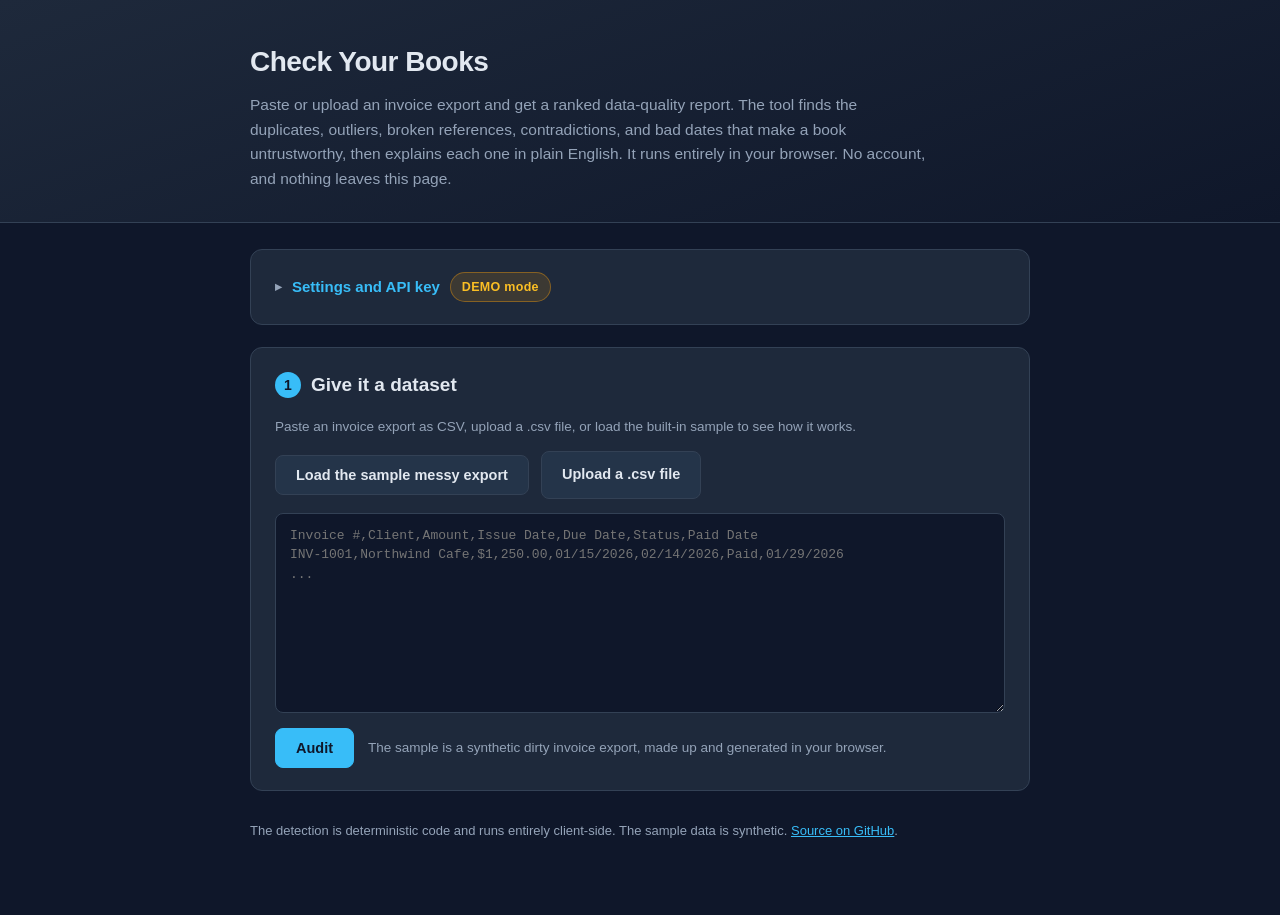
<file: index.html>
<!DOCTYPE html>
<html lang="en">
<head>
<meta charset="UTF-8">
<meta name="viewport" content="width=device-width, initial-scale=1.0">
<title>Check Your Books, an AI data-quality auditor for bookkeeping exports</title>
<meta name="description" content="Paste or upload an invoice export and get a ranked data-quality report. Deterministic rules catch duplicates, outliers, broken references, contradictions, and bad dates, and the AI writes the plain-English findings. Runs in your browser, no account, nothing leaves the page.">
<link rel="stylesheet" href="styles.css">
</head>
<body>
<header class="site-header">
  <div class="wrap">
    <h1>Check Your Books</h1>
    <p class="tagline">Paste or upload an invoice export and get a ranked data-quality report. The tool finds the duplicates, outliers, broken references, contradictions, and bad dates that make a book untrustworthy, then explains each one in plain English. It runs entirely in your browser. No account, and nothing leaves this page.</p>
  </div>
</header>

<main class="wrap">

  <details class="panel settings" id="settings-panel">
    <summary>Settings and API key <span id="mode-badge" class="mode-badge demo">DEMO mode</span></summary>
    <div class="settings-body">
      <p class="muted">You do not need a key to try this. Load the sample and click Audit and you get the full report offline. The detection is real either way: the duplicates, outliers, broken references, and bad dates are found by deterministic code, not guessed.</p>
      <p class="muted">In DEMO mode the finding wording ships prepared. Add your own Anthropic API key to switch to LIVE mode, where the page calls Claude directly from your browser to write the finding wording and weigh in on severity. Your key is stored only in this browser, in localStorage. Nothing is sent to any server of ours, because there is no server.</p>
      <label class="key-row">Anthropic API key
        <input type="password" id="api-key" placeholder="sk-ant-..." autocomplete="off">
      </label>
      <div class="actions">
        <button id="save-key" class="btn btn-primary">Save key</button>
        <button id="clear-key" class="btn">Clear key</button>
        <span class="muted" id="key-status"></span>
      </div>
      <p class="model-line">LIVE mode model: <code id="model-id"></code>. A single audit costs a few cents at most, billed to your own Anthropic account. A cheaper model works too if you switch the constant in the kernel.</p>
    </div>
  </details>

  <section class="panel" id="input-panel">
    <h2><span class="step-num">1</span> Give it a dataset</h2>
    <p class="muted">Paste an invoice export as CSV, upload a .csv file, or load the built-in sample to see how it works.</p>
    <div class="input-actions">
      <button id="load-sample" class="btn" type="button">Load the sample messy export</button>
      <label class="file-btn btn" for="csv-file">Upload a .csv file</label>
      <input type="file" id="csv-file" accept=".csv,text/csv" class="visually-hidden">
      <span class="muted" id="file-name"></span>
    </div>
    <textarea id="csv-text" spellcheck="false" placeholder="Invoice #,Client,Amount,Issue Date,Due Date,Status,Paid Date&#10;INV-1001,Northwind Cafe,$1,250.00,01/15/2026,02/14/2026,Paid,01/29/2026&#10;..."></textarea>
    <div class="actions">
      <button id="audit" class="btn btn-primary" type="button">Audit</button>
      <span class="muted" id="input-hint">The sample is a synthetic dirty invoice export, made up and generated in your browser.</span>
    </div>
  </section>

  <section class="panel hidden" id="report-panel">
    <h2><span class="step-num">2</span> Data-quality report <span id="src-badge" class="src-badge demo">DEMO</span></h2>

    <div id="error-alert" class="error-alert hidden"></div>

    <div id="report-body">
      <div class="score-row">
        <div class="stat-tile score-tile">
          <div class="stat-value" id="trust-score"></div>
          <div class="stat-label">Books trust score, out of 100</div>
        </div>
        <div class="summary-tiles">
          <div class="summary-tile sev-high"><div class="summary-num" id="count-high"></div><div class="summary-label">High issues</div></div>
          <div class="summary-tile sev-medium"><div class="summary-num" id="count-medium"></div><div class="summary-label">Medium issues</div></div>
          <div class="summary-tile sev-low"><div class="summary-num" id="count-low"></div><div class="summary-label">Low issues</div></div>
          <div class="summary-tile sev-rows"><div class="summary-num" id="count-rows"></div><div class="summary-label">Rows affected</div></div>
        </div>
      </div>

      <h3>Findings, most severe first</h3>
      <div id="findings"></div>
    </div>
  </section>

</main>

<footer class="site-footer wrap">
  <p>The detection is deterministic code and runs entirely client-side. The sample data is synthetic. <a href="https://github.com/bengodgart/check-your-books">Source on GitHub</a>.</p>
</footer>

<script type="module" src="app.js"></script>
</body>
</html>
</file>
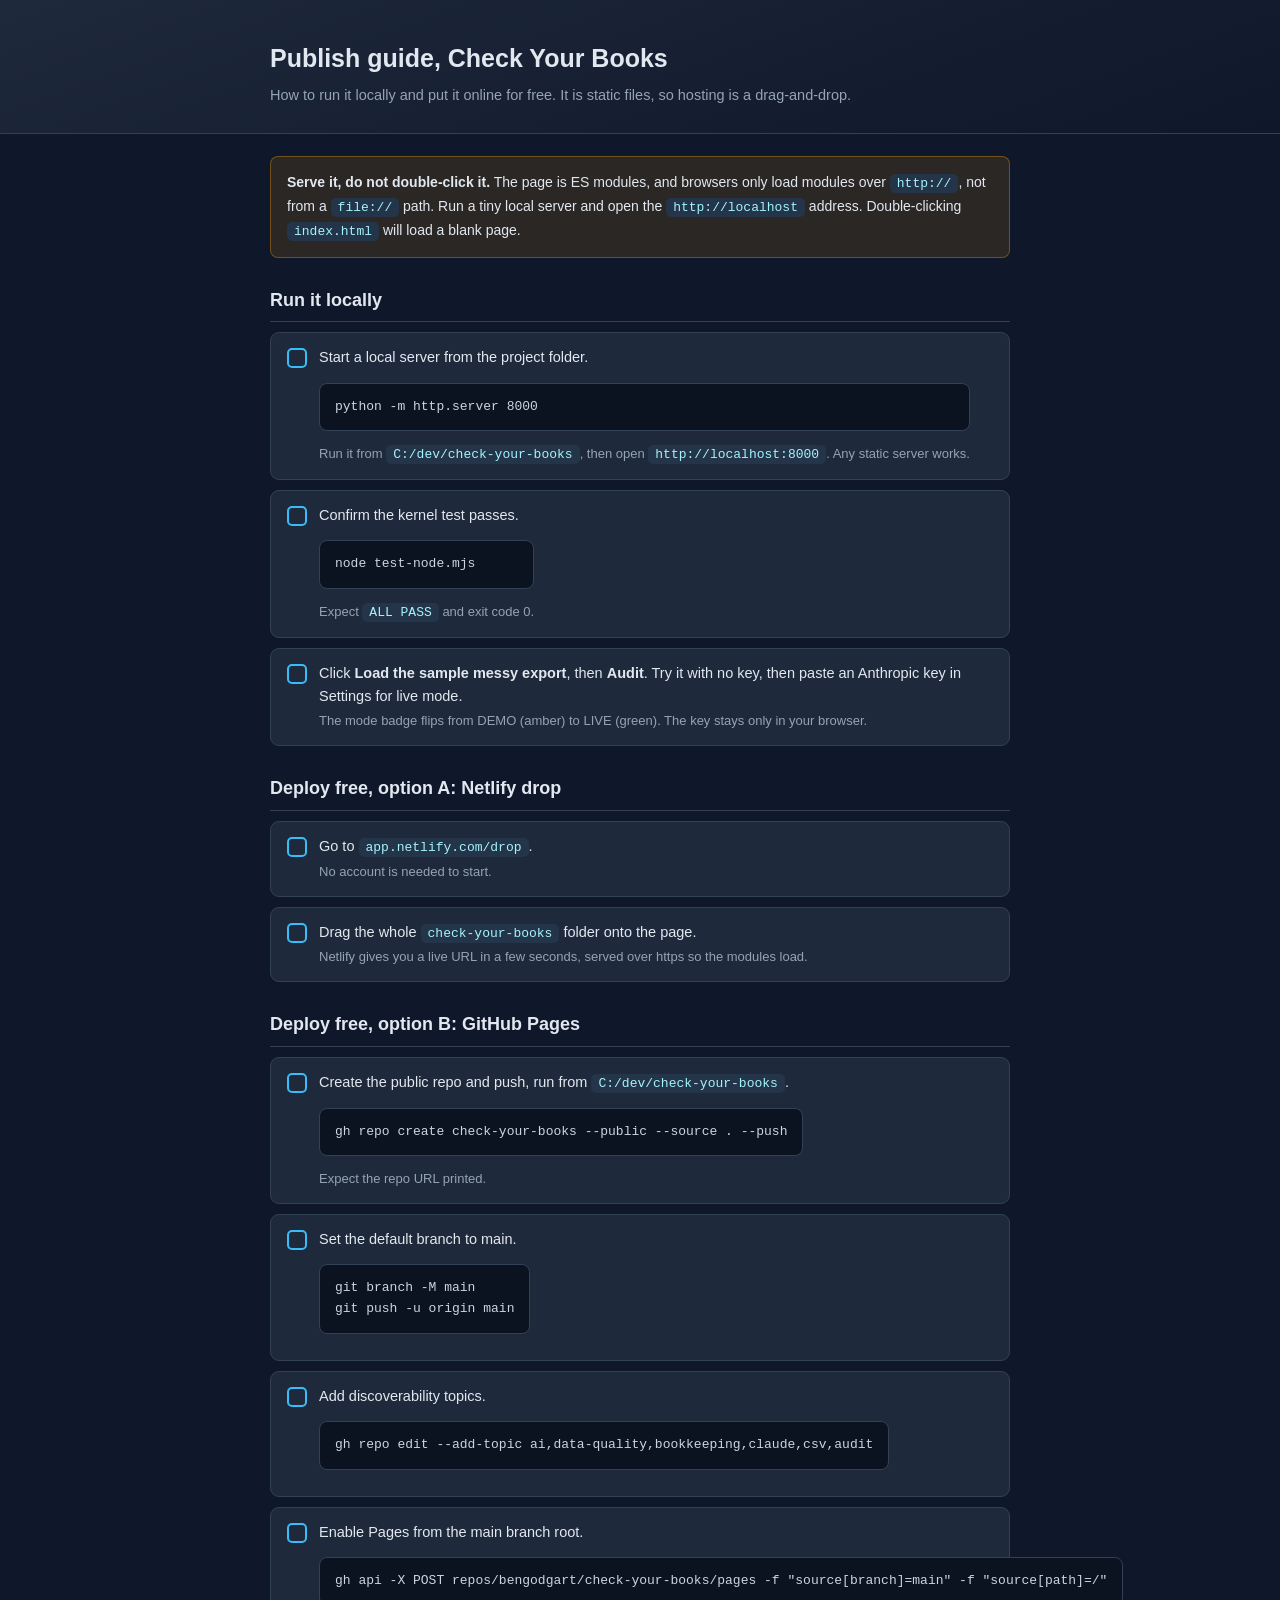
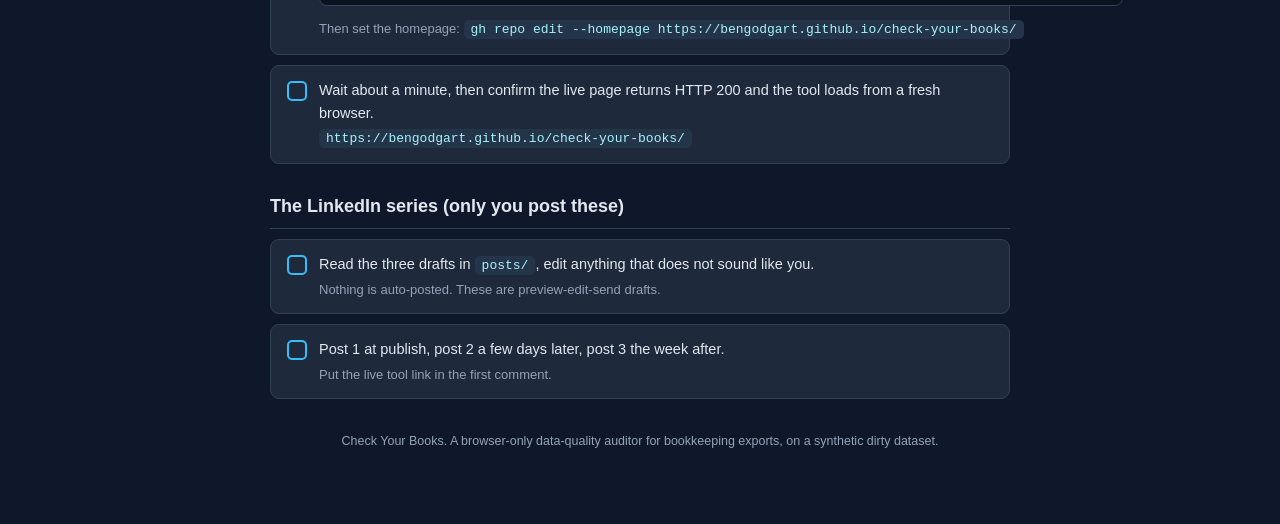
<file: publish-guide.html>
<!DOCTYPE html>
<html lang="en">
<head>
<meta charset="UTF-8">
<meta name="viewport" content="width=device-width, initial-scale=1.0">
<title>Check Your Books, publish guide</title>
<style>
  :root{--bg:#0f172a;--surface:#1e293b;--accent:#38bdf8;--text:#e2e8f0;--muted:#94a3b8;--line:#334155;--green:#22c55e}
  *{box-sizing:border-box}
  body{margin:0;background:var(--bg);color:var(--text);font-family:-apple-system,BlinkMacSystemFont,"Segoe UI",Roboto,Helvetica,Arial,sans-serif;line-height:1.6;padding:0 0 70px}
  .wrap{max-width:780px;margin:0 auto;padding:0 20px}
  header{background:linear-gradient(160deg,#1e293b,#0f172a);border-bottom:1px solid var(--line);padding:38px 0 26px;margin-bottom:22px}
  h1{margin:0 0 6px;font-size:25px}
  .sub{color:var(--muted);margin:0;font-size:14.5px}
  h2{font-size:18px;margin:28px 0 10px;border-bottom:1px solid var(--line);padding-bottom:7px}
  .note{background:rgba(245,158,11,.12);border:1px solid rgba(245,158,11,.35);border-radius:8px;padding:14px 16px;margin:16px 0;font-size:14px}
  .step{background:var(--surface);border:1px solid var(--line);border-radius:9px;padding:13px 16px;margin:10px 0;display:flex;gap:12px;align-items:flex-start}
  .box{width:20px;height:20px;border:2px solid var(--accent);border-radius:5px;flex:none;margin-top:2px}
  .step .txt{font-size:14.5px}
  .step .exp{color:var(--muted);font-size:13px;margin-top:3px}
  code{background:#243449;padding:2px 7px;border-radius:5px;font-size:13px;font-family:ui-monospace,SFMono-Regular,Menlo,monospace;color:#a5f3fc}
  pre{background:#0b1220;border:1px solid var(--line);border-radius:8px;padding:13px 15px;overflow-x:auto;font-size:13px;font-family:ui-monospace,SFMono-Regular,Menlo,monospace;color:#cbd5e1}
  .footer{color:var(--muted);font-size:12.5px;text-align:center;margin-top:32px}
  a{color:var(--accent)}
</style>
</head>
<body>
<header><div class="wrap">
  <h1>Publish guide, Check Your Books</h1>
  <p class="sub">How to run it locally and put it online for free. It is static files, so hosting is a drag-and-drop.</p>
</div></header>
<div class="wrap">

  <div class="note"><b>Serve it, do not double-click it.</b> The page is ES modules, and browsers only load
  modules over <code>http://</code>, not from a <code>file://</code> path. Run a tiny local server and open the
  <code>http://localhost</code> address. Double-clicking <code>index.html</code> will load a blank page.</div>

  <h2>Run it locally</h2>
  <div class="step"><div class="box"></div><div class="txt">Start a local server from the project folder.
    <div class="exp"><pre>python -m http.server 8000</pre>Run it from <code>C:/dev/check-your-books</code>, then open
    <code>http://localhost:8000</code>. Any static server works.</div></div></div>
  <div class="step"><div class="box"></div><div class="txt">Confirm the kernel test passes.
    <div class="exp"><pre>node test-node.mjs</pre>Expect <code>ALL PASS</code> and exit code 0.</div></div></div>
  <div class="step"><div class="box"></div><div class="txt">Click <b>Load the sample messy export</b>, then <b>Audit</b>. Try it with no key, then paste an Anthropic key in Settings for live mode.
    <div class="exp">The mode badge flips from DEMO (amber) to LIVE (green). The key stays only in your browser.</div></div></div>

  <h2>Deploy free, option A: Netlify drop</h2>
  <div class="step"><div class="box"></div><div class="txt">Go to <code>app.netlify.com/drop</code>.
    <div class="exp">No account is needed to start.</div></div></div>
  <div class="step"><div class="box"></div><div class="txt">Drag the whole <code>check-your-books</code> folder onto the page.
    <div class="exp">Netlify gives you a live URL in a few seconds, served over https so the modules load.</div></div></div>

  <h2>Deploy free, option B: GitHub Pages</h2>
  <div class="step"><div class="box"></div><div class="txt">Create the public repo and push, run from <code>C:/dev/check-your-books</code>.
    <div class="exp"><pre>gh repo create check-your-books --public --source . --push</pre>Expect the repo URL printed.</div></div></div>
  <div class="step"><div class="box"></div><div class="txt">Set the default branch to main.
    <div class="exp"><pre>git branch -M main
git push -u origin main</pre></div></div></div>
  <div class="step"><div class="box"></div><div class="txt">Add discoverability topics.
    <div class="exp"><pre>gh repo edit --add-topic ai,data-quality,bookkeeping,claude,csv,audit</pre></div></div></div>
  <div class="step"><div class="box"></div><div class="txt">Enable Pages from the main branch root.
    <div class="exp"><pre>gh api -X POST repos/bengodgart/check-your-books/pages -f "source[branch]=main" -f "source[path]=/"</pre>
    Then set the homepage: <code>gh repo edit --homepage https://bengodgart.github.io/check-your-books/</code></div></div></div>
  <div class="step"><div class="box"></div><div class="txt">Wait about a minute, then confirm the live page returns HTTP 200 and the tool loads from a fresh browser.
    <div class="exp"><code>https://bengodgart.github.io/check-your-books/</code></div></div></div>

  <h2>The LinkedIn series (only you post these)</h2>
  <div class="step"><div class="box"></div><div class="txt">Read the three drafts in <code>posts/</code>, edit anything that does not sound like you.
    <div class="exp">Nothing is auto-posted. These are preview-edit-send drafts.</div></div></div>
  <div class="step"><div class="box"></div><div class="txt">Post 1 at publish, post 2 a few days later, post 3 the week after.
    <div class="exp">Put the live tool link in the first comment.</div></div></div>

  <p class="footer">Check Your Books. A browser-only data-quality auditor for bookkeeping exports, on a synthetic dirty dataset.</p>
</div>
</body>
</html>
</file>
<file: styles.css>
:root{
  --bg:#0f172a; --surface:#1e293b; --surface2:#243449; --accent:#38bdf8;
  --text:#e2e8f0; --muted:#94a3b8; --line:#334155;
  --green:#22c55e; --green-bg:rgba(34,197,94,.14);
  --amber:#f59e0b; --amber-bg:rgba(245,158,11,.14);
  --red:#ef4444; --red-bg:rgba(239,68,68,.12);
  --blue:#60a5fa; --blue-bg:rgba(96,165,250,.12);
}
*{box-sizing:border-box}
body{margin:0;background:var(--bg);color:var(--text);
  font-family:-apple-system,BlinkMacSystemFont,"Segoe UI",Roboto,Helvetica,Arial,sans-serif;
  line-height:1.6;padding-bottom:60px}
.wrap{max-width:820px;margin:0 auto;padding:0 20px}
.site-header{background:linear-gradient(160deg,#1e293b,#0f172a);border-bottom:1px solid var(--line);
  padding:40px 0 30px;margin-bottom:26px}
h1{margin:0 0 8px;font-size:28px;letter-spacing:-.5px}
.tagline{color:var(--muted);font-size:15.5px;margin:0;max-width:680px}
h2{font-size:19px;margin:0 0 16px;display:flex;align-items:center;gap:10px;flex-wrap:wrap}
h3{font-size:15px;margin:22px 0 8px;color:var(--muted);text-transform:uppercase;letter-spacing:.4px}
.step-num{display:inline-flex;align-items:center;justify-content:center;width:26px;height:26px;
  background:var(--accent);color:#0f172a;border-radius:50%;font-size:14px;font-weight:800;flex:none}
.panel{background:var(--surface);border:1px solid var(--line);border-radius:12px;
  padding:22px 24px;margin-bottom:22px}
label{display:flex;flex-direction:column;gap:6px;font-size:13.5px;color:var(--muted)}
input[type=text],input[type=password]{background:var(--bg);border:1px solid var(--line);border-radius:8px;
  padding:10px 12px;color:var(--text);font-size:14.5px;font-family:inherit;width:100%}
input[type=text]:focus,input[type=password]:focus{outline:none;border-color:var(--accent)}
.hint{font-size:12.5px;color:var(--muted);margin:10px 0 0}
.actions{display:flex;align-items:center;gap:14px;margin:8px 0 0;flex-wrap:wrap}
.btn{background:var(--surface2);color:var(--text);border:1px solid var(--line);border-radius:8px;
  padding:11px 20px;font-size:14.5px;cursor:pointer;font-family:inherit;font-weight:600}
.btn:hover{border-color:var(--accent)}
.btn:disabled{opacity:.5;cursor:not-allowed}
.btn-primary{background:var(--accent);color:#0f172a;border-color:var(--accent)}
.btn-primary:hover{filter:brightness(1.08)}
.muted{color:var(--muted);font-size:13.5px}
.hidden{display:none}
.site-footer{color:var(--muted);font-size:13px;margin-top:30px}
.site-footer a{color:var(--accent)}

/* ---- settings panel ---- */
.settings summary{cursor:pointer;color:var(--accent);font-size:15px;font-weight:600;
  display:flex;align-items:center;gap:10px;list-style:none}
.settings summary::-webkit-details-marker{display:none}
.settings summary::before{content:"\25B8";color:var(--muted);font-size:13px}
.settings[open] summary::before{content:"\25BE"}
.settings-body{margin-top:16px}
.settings .actions{margin-top:14px}
.key-row{max-width:420px}

/* ---- mode badge ---- */
.mode-badge{display:inline-flex;align-items:center;gap:6px;font-size:12.5px;font-weight:700;
  padding:4px 11px;border-radius:999px;border:1px solid var(--line);letter-spacing:.3px}
.mode-badge.demo{background:var(--amber-bg);color:#fbbf24;border-color:rgba(245,158,11,.4)}
.mode-badge.live{background:var(--green-bg);color:#4ade80;border-color:rgba(34,197,94,.4)}
.model-line{font-size:12.5px;color:var(--muted);margin:14px 0 0}
.model-line code{background:var(--surface2);padding:2px 7px;border-radius:5px;
  font-family:ui-monospace,SFMono-Regular,Menlo,monospace;font-size:12px;color:#a5f3fc}

/* ---- input panel ---- */
.input-actions{display:flex;gap:12px;align-items:center;flex-wrap:wrap;margin:8px 0 14px}
.visually-hidden{position:absolute;width:1px;height:1px;padding:0;margin:-1px;overflow:hidden;
  clip:rect(0 0 0 0);white-space:nowrap;border:0}
.file-btn{cursor:pointer}
textarea#csv-text{width:100%;min-height:200px;resize:vertical;background:var(--bg);
  border:1px solid var(--line);border-radius:8px;padding:12px 14px;color:var(--text);
  font-size:13px;font-family:ui-monospace,SFMono-Regular,Menlo,monospace;line-height:1.5}
textarea#csv-text:focus{outline:none;border-color:var(--accent)}

/* ---- source badge ---- */
.src-badge{display:inline-flex;align-items:center;font-size:11.5px;font-weight:700;letter-spacing:.4px;
  padding:3px 9px;border-radius:6px;border:1px solid var(--line)}
.src-badge.demo{background:var(--amber-bg);color:#fbbf24;border-color:rgba(245,158,11,.4)}
.src-badge.live{background:var(--green-bg);color:#4ade80;border-color:rgba(34,197,94,.4)}

/* ---- error alert ---- */
.error-alert{background:var(--red-bg);border:1px solid rgba(239,68,68,.45);border-left:4px solid var(--red);
  border-radius:9px;padding:14px 16px;margin-bottom:18px;font-size:14px;color:#fecaca}
.error-alert b{color:#fca5a5}
.error-alert ul{margin:8px 0 0;padding-left:20px}
.error-alert li{margin:4px 0}

/* ---- score + summary row ---- */
.score-row{display:flex;gap:16px;align-items:stretch;flex-wrap:wrap;margin:4px 0 6px}
.stat-tile{background:var(--surface2);border:1px solid var(--line);border-radius:10px;
  padding:22px 26px}
.score-tile{flex:none;min-width:180px;display:flex;flex-direction:column;justify-content:center}
.stat-value{font-size:44px;font-weight:800;letter-spacing:-.5px;color:#fff;line-height:1.05}
.stat-label{font-size:13px;color:var(--muted);margin-top:6px}
.summary-tiles{display:grid;grid-template-columns:repeat(2,1fr);gap:12px;flex:1;min-width:260px}
.summary-tile{background:var(--surface2);border:1px solid var(--line);border-left:4px solid var(--line);
  border-radius:9px;padding:12px 16px}
.summary-tile.sev-high{border-left-color:var(--red)}
.summary-tile.sev-medium{border-left-color:var(--amber)}
.summary-tile.sev-low{border-left-color:var(--blue)}
.summary-tile.sev-rows{border-left-color:var(--accent)}
.summary-num{font-size:22px;font-weight:800;color:#fff;letter-spacing:-.3px}
.summary-label{font-size:12px;color:var(--muted);text-transform:uppercase;letter-spacing:.4px;margin-top:2px}

/* ---- findings ---- */
.all-clean{background:var(--green-bg);border:1px solid rgba(34,197,94,.4);border-radius:9px;
  padding:16px 18px;font-size:14.5px;color:#bbf7d0}
.finding{background:var(--surface2);border:1px solid var(--line);border-left:4px solid var(--line);
  border-radius:10px;padding:16px 18px;margin:12px 0}
.finding.sev-high{border-left-color:var(--red)}
.finding.sev-medium{border-left-color:var(--amber)}
.finding.sev-low{border-left-color:var(--blue)}
.finding-head{display:flex;align-items:center;gap:10px;flex-wrap:wrap}
.sev-badge{display:inline-flex;align-items:center;font-size:11px;font-weight:800;letter-spacing:.5px;
  text-transform:uppercase;padding:3px 9px;border-radius:6px;border:1px solid var(--line);flex:none}
.sev-badge-high{background:var(--red-bg);color:#fca5a5;border-color:rgba(239,68,68,.45)}
.sev-badge-medium{background:var(--amber-bg);color:#fbbf24;border-color:rgba(245,158,11,.4)}
.sev-badge-low{background:var(--blue-bg);color:#93c5fd;border-color:rgba(96,165,250,.4)}
.finding-title{font-size:15.5px;font-weight:700;color:#fff}
.finding-detail{font-size:14px;color:#cbd5e1;margin:10px 0 0}
.finding-fix{font-size:14px;color:var(--muted);margin:8px 0 0}
.fix-label{color:var(--green);font-weight:700}
.row-chips{display:flex;flex-wrap:wrap;gap:6px;margin-top:12px}
.row-chip{background:var(--bg);border:1px solid var(--line);border-radius:6px;
  padding:3px 9px;font-size:12px;color:#a5f3fc;
  font-family:ui-monospace,SFMono-Regular,Menlo,monospace}

@media(max-width:560px){
  .summary-tiles{grid-template-columns:1fr 1fr}
  .score-tile{width:100%}
}
</file>
